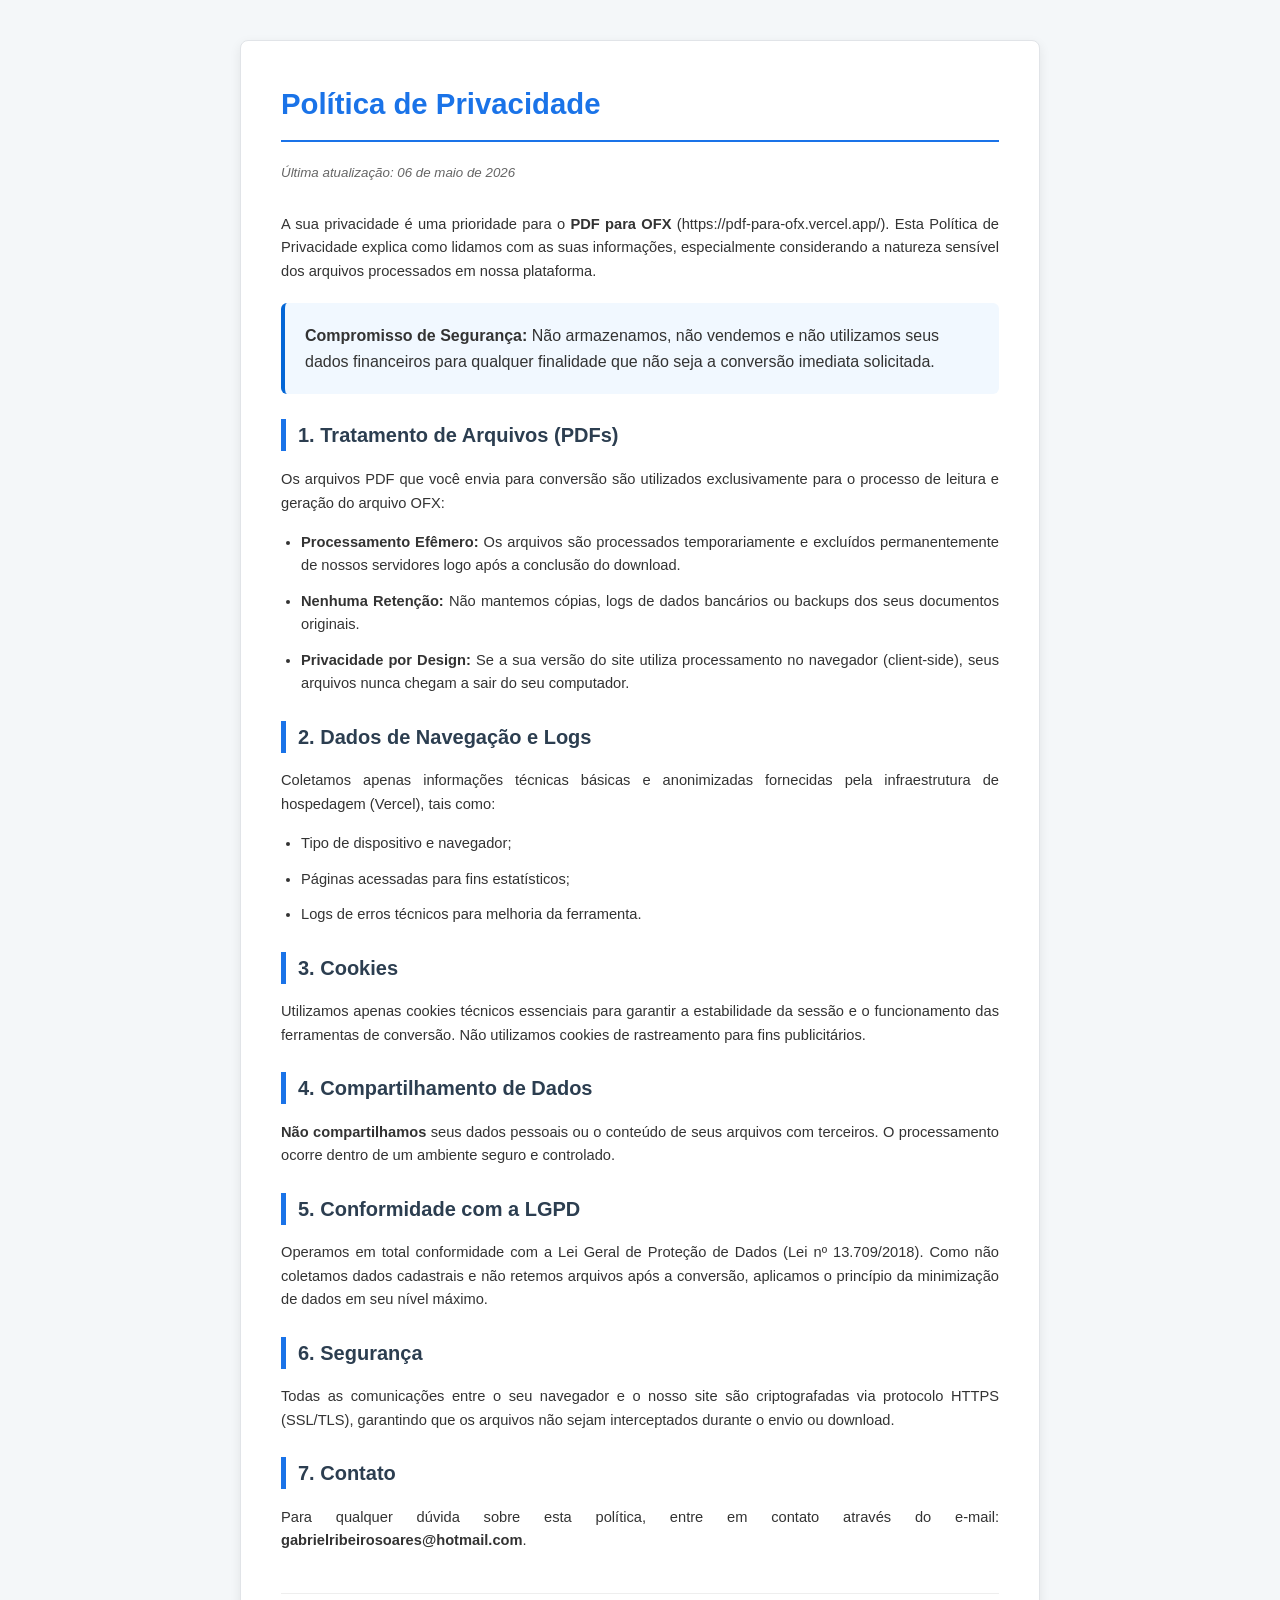
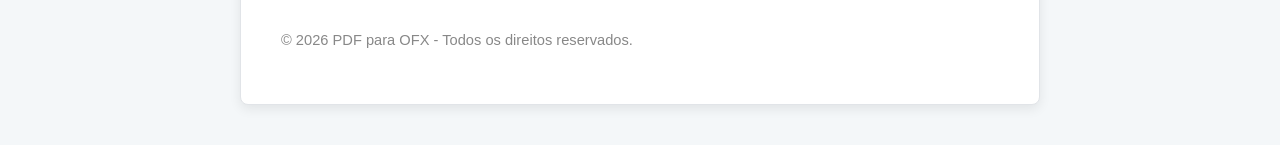
<file: lgpd.html>
<!DOCTYPE html>
<html lang="pt-BR">

<head>
  <meta charset="UTF-8">
  <meta name="viewport" content="width=device-width, initial-scale=1.0">
  <title>Política de Privacidade - PDF para OFX</title>
  <style>
    @page {
      size: A4;
      margin: 20mm;
      background-color: #ffffff;
    }

    body {
      font-family: 'Segoe UI', Roboto, Helvetica, Arial, sans-serif;
      line-height: 1.6;
      color: #333;
      max-width: 800px;
      margin: 0 auto;
      padding: 40px 20px;
      background-color: #f4f7f9;
    }

    .container {
      background-color: #fff;
      padding: 40px;
      border-radius: 8px;
      box-shadow: 0 4px 12px rgba(0, 0, 0, 0.08);
      border: 1px solid #e1e4e8;
    }

    h1 {
      color: #1a73e8;
      font-size: 22pt;
      border-bottom: 2px solid #1a73e8;
      padding-bottom: 12px;
      margin-top: 0;
    }

    h2 {
      color: #2c3e50;
      font-size: 15pt;
      margin-top: 25px;
      border-left: 5px solid #1a73e8;
      padding-left: 12px;
    }

    p,
    li {
      font-size: 11pt;
      margin-bottom: 12px;
      text-align: justify;
    }

    ul {
      padding-left: 20px;
    }

    .date {
      font-style: italic;
      color: #666;
      margin-bottom: 30px;
      font-size: 10pt;
    }

    .highlight-card {
      background-color: #f1f8ff;
      padding: 20px;
      border-radius: 6px;
      border-left: 4px solid #0366d6;
      margin: 20px 0;
    }

    .footer {
      text-align: center;
      font-size: 9pt;
      color: #888;
      margin-top: 40px;
      border-top: 1px solid #eee;
      padding-top: 20px;
    }
  </style>
</head>

<body>

  <body>
    <div class="container">
      <header>
        <h1>Política de Privacidade</h1>
        <p class="date">Última atualização: 06 de maio de 2026</p>
      </header>

      <section>
        <p>A sua privacidade é uma prioridade para o <strong>PDF para OFX</strong> (https://pdf-para-ofx.vercel.app/).
          Esta Política de Privacidade explica como lidamos com as suas informações, especialmente considerando a
          natureza sensível dos arquivos processados em nossa plataforma.</p>

        <div class="highlight-card">
          <strong>Compromisso de Segurança:</strong> Não armazenamos, não vendemos e não utilizamos seus dados
          financeiros para qualquer finalidade que não seja a conversão imediata solicitada.
        </div>

        <h2>1. Tratamento de Arquivos (PDFs)</h2>
        <p>Os arquivos PDF que você envia para conversão são utilizados exclusivamente para o processo de leitura e
          geração do arquivo OFX:</p>
        <ul>
          <li><strong>Processamento Efêmero:</strong> Os arquivos são processados temporariamente e excluídos
            permanentemente de nossos servidores logo após a conclusão do download.</li>
          <li><strong>Nenhuma Retenção:</strong> Não mantemos cópias, logs de dados bancários ou backups dos seus
            documentos originais.</li>
          <li><strong>Privacidade por Design:</strong> Se a sua versão do site utiliza processamento no navegador
            (client-side), seus arquivos nunca chegam a sair do seu computador.</li>
        </ul>

        <h2>2. Dados de Navegação e Logs</h2>
        <p>Coletamos apenas informações técnicas básicas e anonimizadas fornecidas pela infraestrutura de hospedagem
          (Vercel), tais como:</p>
        <ul>
          <li>Tipo de dispositivo e navegador;</li>
          <li>Páginas acessadas para fins estatísticos;</li>
          <li>Logs de erros técnicos para melhoria da ferramenta.</li>
        </ul>

        <h2>3. Cookies</h2>
        <p>Utilizamos apenas cookies técnicos essenciais para garantir a estabilidade da sessão e o funcionamento das
          ferramentas de conversão. Não utilizamos cookies de rastreamento para fins publicitários.</p>

        <h2>4. Compartilhamento de Dados</h2>
        <p><strong>Não compartilhamos</strong> seus dados pessoais ou o conteúdo de seus arquivos com terceiros. O
          processamento ocorre dentro de um ambiente seguro e controlado.</p>

        <h2>5. Conformidade com a LGPD</h2>
        <p>Operamos em total conformidade com a Lei Geral de Proteção de Dados (Lei nº 13.709/2018). Como não coletamos
          dados cadastrais e não retemos arquivos após a conversão, aplicamos o princípio da minimização de dados em seu
          nível máximo.</p>

        <h2>6. Segurança</h2>
        <p>Todas as comunicações entre o seu navegador e o nosso site são criptografadas via protocolo HTTPS (SSL/TLS),
          garantindo que os arquivos não sejam interceptados durante o envio ou download.</p>

        <h2>7. Contato</h2>
        <p>Para qualquer dúvida sobre esta política, entre em contato através do e-mail:
          <strong>gabrielribeirosoares@hotmail.com</strong>.</p>
      </section>

      <footer class="footer">
        <p>&copy; 2026 PDF para OFX - Todos os direitos reservados.</p>
      </footer>
    </div>
  </body>

</html>
</file>
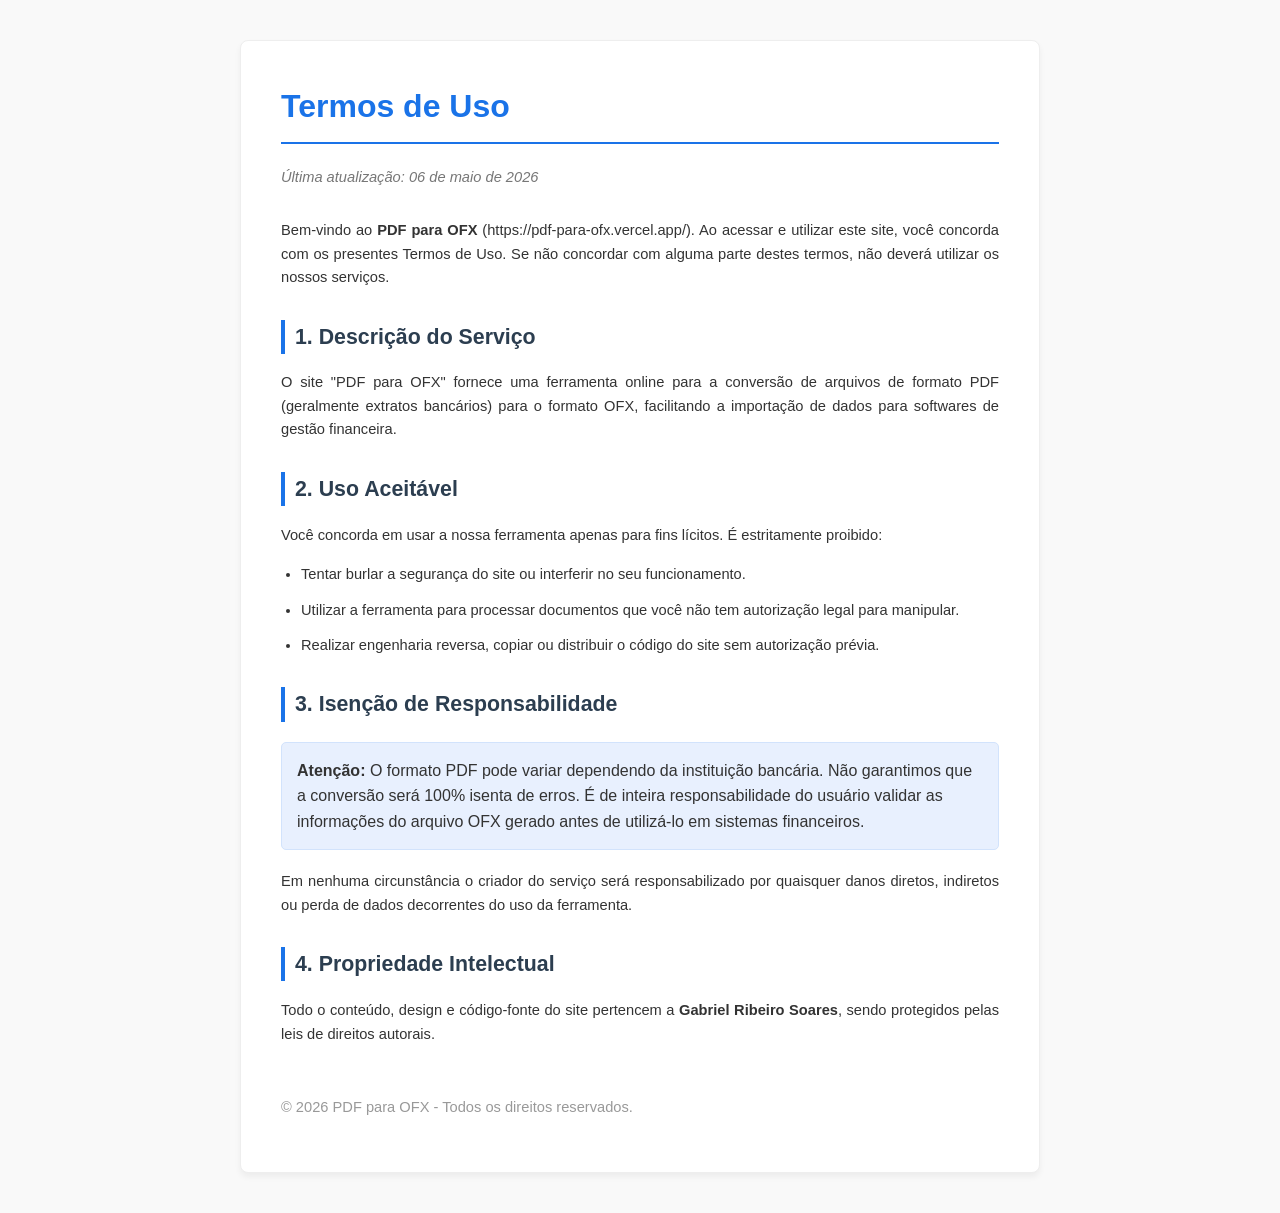
<file: termos-de-uso.html>
<!DOCTYPE html>
<html lang="pt-BR">

<head>
  <meta charset="UTF-8">
  <meta name="viewport" content="width=device-width, initial-scale=1.0">
  <title>Termos de Uso e Política de Privacidade - PDF para OFX</title>
  <style>
    @page {
      size: A4;
      margin: 20mm;
      background-color: #ffffff;
    }

    body {
      font-family: 'Segoe UI', Roboto, Helvetica, Arial, sans-serif;
      line-height: 1.6;
      color: #333;
      max-width: 800px;
      margin: 0 auto;
      padding: 40px 20px;
      background-color: #f9f9f9;
    }

    .container {
      background-color: #fff;
      padding: 40px;
      border-radius: 8px;
      box-shadow: 0 4px 6px rgba(0, 0, 0, 0.05);
      border: 1px solid #eee;
    }

    h1 {
      color: #1a73e8;
      font-size: 24pt;
      border-bottom: 2px solid #1a73e8;
      padding-bottom: 10px;
      margin-top: 0;
    }

    h2 {
      color: #2c3e50;
      font-size: 16pt;
      margin-top: 30px;
      border-left: 4px solid #1a73e8;
      padding-left: 10px;
    }

    h3 {
      font-size: 13pt;
      color: #444;
    }

    p,
    li {
      font-size: 11pt;
      margin-bottom: 12px;
      text-align: justify;
    }

    ul {
      padding-left: 20px;
    }

    .date {
      font-style: italic;
      color: #777;
      margin-bottom: 30px;
    }

    .highlight-box {
      background-color: #e8f0fe;
      padding: 15px;
      border-radius: 5px;
      border: 1px solid #d2e3fc;
      margin: 20px 0;
    }

    hr {
      border: 0;
      height: 1px;
      background: #eee;
      margin: 40px 0;
    }

    .footer {
      text-align: center;
      font-size: 9pt;
      color: #999;
      margin-top: 50px;
    }
  </style>
</head>

<body>
  <div class="container">
    <header>
      <h1>Termos de Uso</h1>
      <p class="date">Última atualização: 06 de maio de 2026</p>
    </header>

    <section>
      <p>Bem-vindo ao <strong>PDF para OFX</strong> (https://pdf-para-ofx.vercel.app/). Ao acessar e utilizar este site,
        você concorda com os presentes Termos de Uso. Se não concordar com alguma parte destes termos, não deverá
        utilizar os nossos serviços.</p>

      <h2>1. Descrição do Serviço</h2>
      <p>O site "PDF para OFX" fornece uma ferramenta online para a conversão de arquivos de formato PDF (geralmente
        extratos bancários) para o formato OFX, facilitando a importação de dados para softwares de gestão financeira.
      </p>

      <h2>2. Uso Aceitável</h2>
      <p>Você concorda em usar a nossa ferramenta apenas para fins lícitos. É estritamente proibido:</p>
      <ul>
        <li>Tentar burlar a segurança do site ou interferir no seu funcionamento.</li>
        <li>Utilizar a ferramenta para processar documentos que você não tem autorização legal para manipular.</li>
        <li>Realizar engenharia reversa, copiar ou distribuir o código do site sem autorização prévia.</li>
      </ul>

      <h2>3. Isenção de Responsabilidade</h2>
      <div class="highlight-box">
        <strong>Atenção:</strong> O formato PDF pode variar dependendo da instituição bancária. Não garantimos que a
        conversão será 100% isenta de erros. É de inteira responsabilidade do usuário validar as informações do arquivo
        OFX gerado antes de utilizá-lo em sistemas financeiros.
      </div>
      <p>Em nenhuma circunstância o criador do serviço será responsabilizado por quaisquer danos diretos, indiretos ou
        perda de dados decorrentes do uso da ferramenta.</p>

      <h2>4. Propriedade Intelectual</h2>
      <p>Todo o conteúdo, design e código-fonte do site pertencem a <strong>Gabriel Ribeiro Soares</strong>,
        sendo protegidos pelas leis de direitos autorais.</p>
    </section>

    <footer class="footer">
      <p>&copy; 2026 PDF para OFX - Todos os direitos reservados.</p>
    </footer>
  </div>
</body>

</html>
</file>
